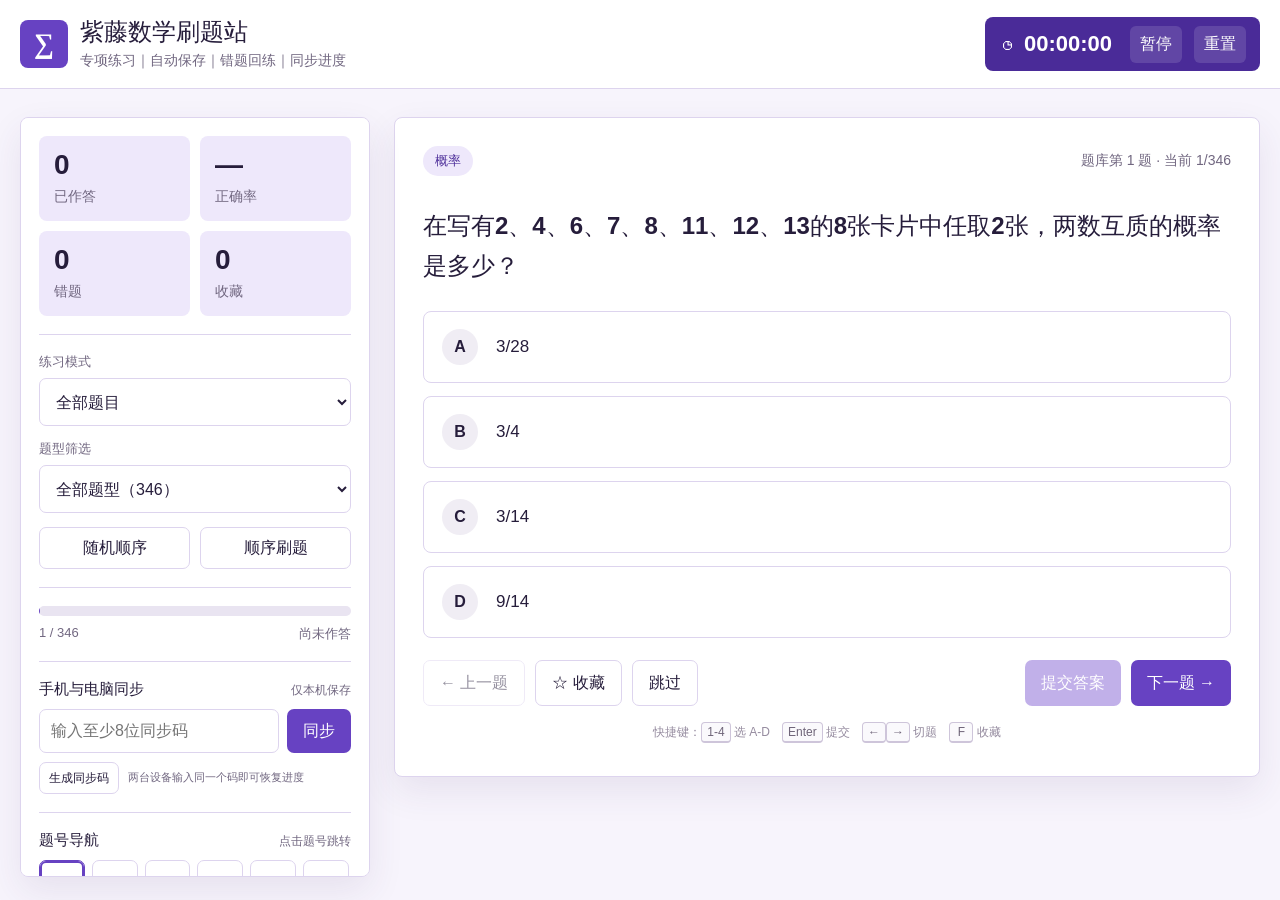
<file: index.html>
<!doctype html>
<html lang="zh-CN">
  <head>
    <meta charset="UTF-8" />
    <meta name="viewport" content="width=device-width, initial-scale=1, viewport-fit=cover" />
    <meta name="theme-color" content="#5f3bbf" />
    <meta name="description" content="308道数学专项练习，支持逐题解析、错题回练、计时、保留进度和跨设备同步。" />
    <meta http-equiv="Content-Security-Policy" content="default-src 'self'; connect-src 'self' https://awvmsvxzsphxfzluunwh.supabase.co; img-src 'self' data:; style-src 'self'; script-src 'self'; manifest-src 'self';" />
    <title>紫藤数学刷题站</title>
    <link rel="manifest" href="./manifest.webmanifest" />
    <link rel="apple-touch-icon" href="./icons/icon-192.png" />
    <link rel="icon" href="./icons/icon.svg" type="image/svg+xml" />
    <link rel="stylesheet" href="./styles.css" />
  </head>
  <body>
    <header class="topbar">
      <div class="topbar-inner">
        <a class="brand" href="./" aria-label="紫藤数学刷题站首页">
          <span class="brand-mark" aria-hidden="true">∑</span>
          <span>
            <strong>紫藤数学刷题站</strong>
            <small>专项练习｜自动保存｜错题回练｜同步进度</small>
          </span>
        </a>

        <div class="header-actions">
          <div class="timer" aria-label="答题计时器">
            <span aria-hidden="true">◷</span>
            <strong id="timer">00:00:00</strong>
            <button id="timerToggle" type="button">暂停</button>
            <button id="timerReset" type="button">重置</button>
          </div>
          <button id="mobilePanelToggle" class="mobile-panel-toggle" type="button" aria-controls="sidebar" aria-expanded="false">题目与同步</button>
        </div>
      </div>
    </header>

    <main class="workspace">
      <aside id="sidebar" class="sidebar" aria-label="练习设置与题目导航">
        <div class="sidebar-head">
          <strong>练习面板</strong>
          <button id="closeSidebar" type="button" aria-label="关闭练习面板">×</button>
        </div>

        <section class="stats-grid" aria-label="练习统计">
          <div class="stat"><strong id="statDone">0</strong><span>已作答</span></div>
          <div class="stat"><strong id="statAccuracy">—</strong><span>正确率</span></div>
          <div class="stat"><strong id="statWrong">0</strong><span>错题</span></div>
          <div class="stat"><strong id="statFavorite">0</strong><span>收藏</span></div>
        </section>

        <section class="control-section">
          <label for="modeSelect">练习模式</label>
          <select id="modeSelect">
            <option value="all">全部题目</option>
            <option value="todo">待完成</option>
            <option value="wrong">错题回练</option>
            <option value="favorite">收藏题目</option>
          </select>

          <label for="topicSelect">题型筛选</label>
          <select id="topicSelect"><option value="ALL">全部题型</option></select>

          <div class="order-actions">
            <button id="shuffleButton" type="button">随机顺序</button>
            <button id="resetOrderButton" type="button">顺序刷题</button>
          </div>
        </section>

        <section class="progress-section" aria-label="当前练习进度">
          <div class="progress-track"><span id="progressBar"></span></div>
          <div class="progress-line"><span id="progressText">1 / 308</span><span id="saveTime">尚未作答</span></div>
        </section>

        <section class="sync-section" aria-labelledby="syncTitle">
          <div class="section-title"><strong id="syncTitle">手机与电脑同步</strong><span id="syncStatus">仅本机保存</span></div>
          <div class="sync-row">
            <input id="syncCode" type="text" maxlength="64" placeholder="输入至少8位同步码" autocomplete="off" aria-label="同步码" />
            <button id="syncButton" type="button">同步</button>
          </div>
          <div class="sync-tools">
            <button id="generateSyncCode" type="button">生成同步码</button>
            <span>两台设备输入同一个码即可恢复进度</span>
          </div>
        </section>

        <section class="navigator-section" aria-labelledby="navigatorTitle">
          <div class="section-title"><strong id="navigatorTitle">题号导航</strong><span>点击题号跳转</span></div>
          <div id="questionGrid" class="question-grid"></div>
          <div class="legend"><span><i class="done"></i>已完成</span><span><i class="wrong"></i>错题</span><span><i class="current"></i>当前</span></div>
        </section>

        <section class="data-section" aria-labelledby="dataTitle">
          <div class="section-title"><strong id="dataTitle">数据管理</strong><span>同步码会保留</span></div>
          <button id="clearAllButton" class="danger-button" type="button">清除所有刷题数据</button>
          <p>将清空答题记录、错题、收藏、当前位置和计时，并同步到其他设备。</p>
        </section>
      </aside>

      <div id="sidebarBackdrop" class="sidebar-backdrop" aria-hidden="true"></div>

      <section class="quiz-column" aria-live="polite">
        <article id="questionCard" class="question-card">
          <div class="question-top">
            <div class="badges"><span id="topicBadge" class="badge">数学专项</span></div>
            <span id="questionNumber" class="question-number">题库第 1 题 · 当前 1/308</span>
          </div>

          <h1 id="questionText" class="question-text"></h1>
          <div id="options" class="options" role="radiogroup" aria-label="答案选项"></div>

          <section id="resultPanel" class="result-panel is-hidden" aria-live="polite">
            <div id="resultSummary" class="result-summary"></div>
            <div class="analysis">
              <strong>答案解析</strong>
              <p id="analysisText"></p>
            </div>
          </section>

          <div class="question-actions">
            <button id="prevButton" class="secondary-button" type="button">← 上一题</button>
            <button id="favoriteButton" class="secondary-button" type="button">☆ 收藏</button>
            <button id="retryButton" class="secondary-button" type="button">跳过</button>
            <span class="action-spacer"></span>
            <button id="submitButton" class="submit-button" type="button" disabled>提交答案</button>
            <button id="nextButton" class="primary-button" type="button">下一题 →</button>
          </div>

          <div class="keyboard-hint">快捷键：<kbd>1-4</kbd> 选 A-D　<kbd>Enter</kbd> 提交　<kbd>←</kbd><kbd>→</kbd> 切题　<kbd>F</kbd> 收藏</div>
        </article>

        <section id="emptyState" class="empty-state is-hidden">
          <strong>这个筛选条件下暂时没有题目</strong>
          <p>可以切换练习模式或题型筛选继续练习。</p>
          <button id="showAllButton" type="button">查看全部题目</button>
        </section>
      </section>
    </main>

    <nav class="mobile-nav" aria-label="移动端答题导航">
      <button id="mobilePrev" type="button">←<span>上一题</span></button>
      <button id="mobilePanel" type="button">▦<span>题目</span></button>
      <button id="mobileNext" type="button">→<span>下一题</span></button>
    </nav>

    <div id="toast" class="toast" role="status" aria-live="polite"></div>

    <script src="./questions.js"></script>
    <script src="./app.js"></script>
  </body>
</html>
</file>
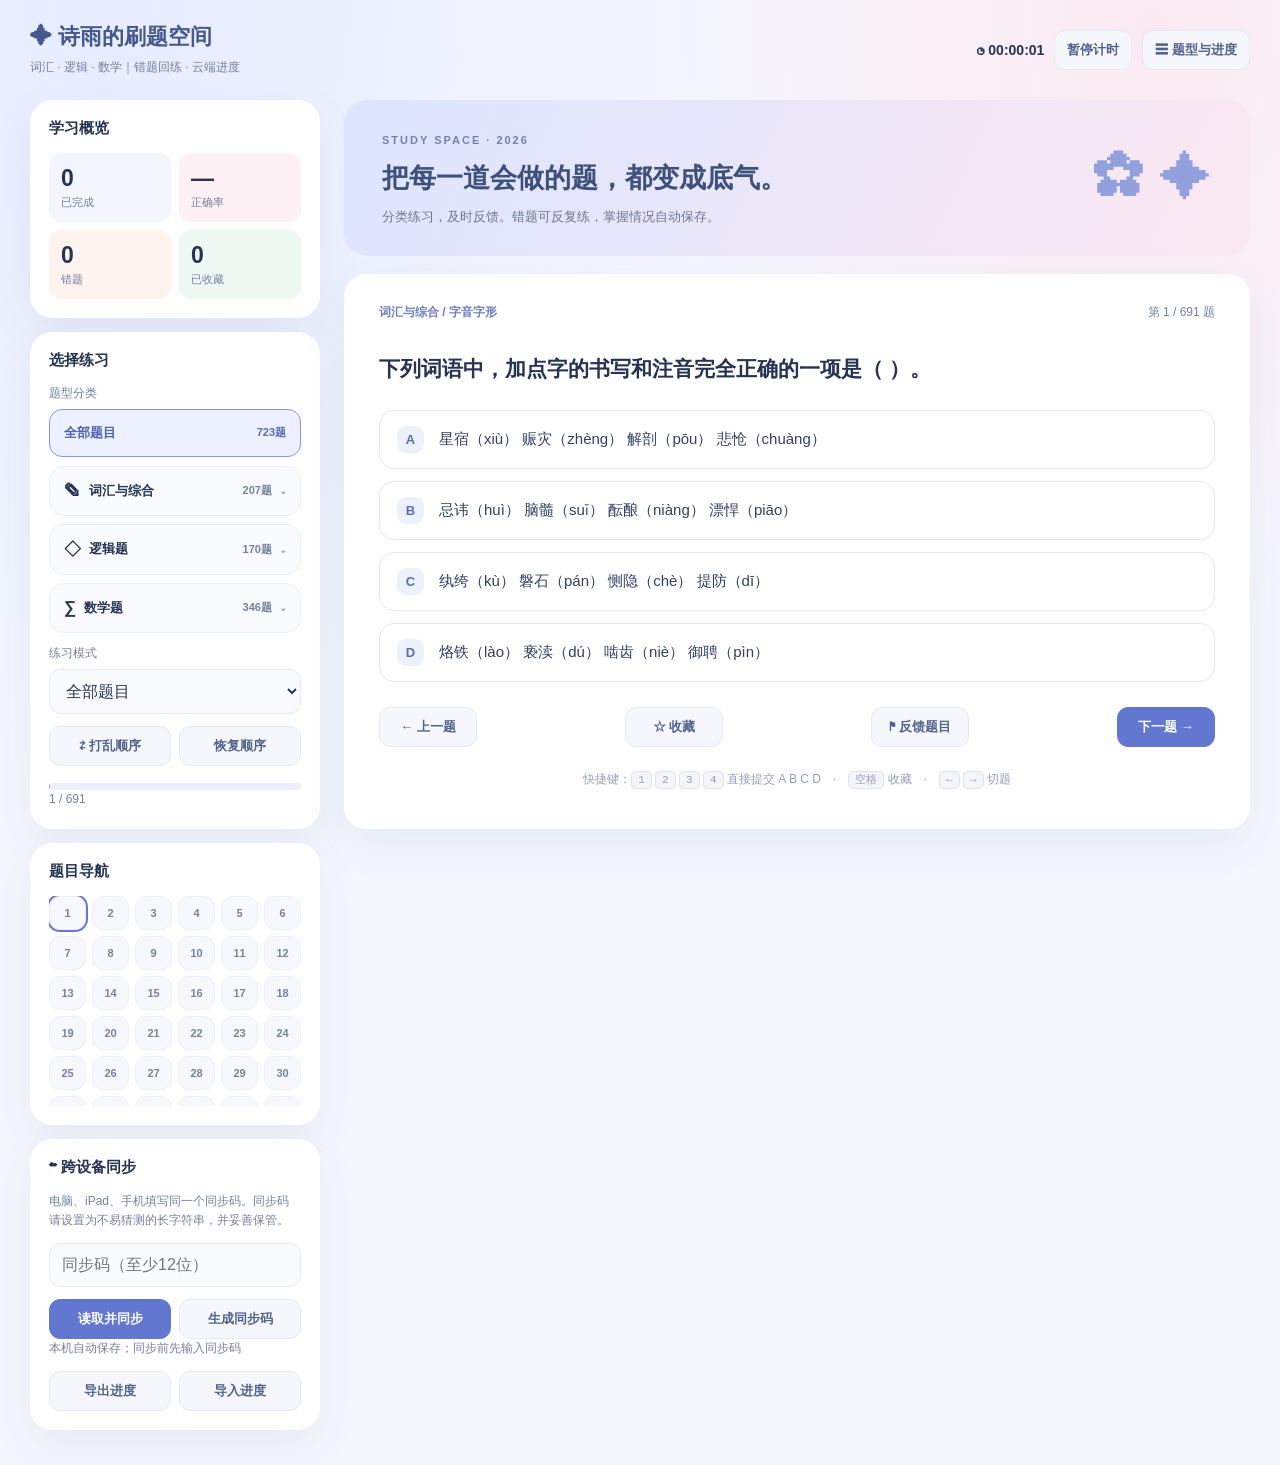
<file: unified/index.html>
<!doctype html><html lang="zh-CN"><head><meta charset="utf-8"><meta name="viewport" content="width=device-width,initial-scale=1,viewport-fit=cover"><meta name="theme-color" content="#7482bd"><title>诗雨 · 综合刷题站</title><link rel="stylesheet" href="./style.css"><script src="./questions.js" defer></script><script src="./app.js" defer></script></head>
<body><header class="top"><div><a class="logo" href="./">✦ 诗雨的刷题空间</a><div class="subtitle">词汇 · 逻辑 · 数学｜错题回练 · 云端进度</div></div><div class="topright"><span id="clock">◷ 00:00:00</span><button id="timerBtn" class="soft">暂停计时</button><button id="togglePanel" class="soft">☰ 题型与进度</button></div></header>
<main class="layout"><aside class="panel" id="panel"><div class="card"><h2>学习概览</h2><div class="stats"><div><b id="done">0</b><small>已完成</small></div><div><b id="accuracy">—</b><small>正确率</small></div><div><b id="wrongs">0</b><small>错题</small></div><div><b id="stars">0</b><small>已收藏</small></div></div></div>
<div class="card"><h2>选择练习</h2><label>题型分类</label><div class="category-picker"><button type="button" id="categoryAll" class="category-all">全部题目 <span id="totalCount">685题</span></button><div id="categoryTree" class="category-tree" aria-label="按大类展开小题型"></div></div><label>练习模式</label><select id="mode"><option value="all">全部题目</option><option value="new">未做题目</option><option value="wrong">错题回练</option><option value="favorite">我的收藏</option><option value="flagged">待核验题目</option></select><div class="buttonrow"><button id="shuffle" class="soft">⇄ 打乱顺序</button><button id="resetOrder" class="soft">恢复顺序</button></div><div class="progress"><div id="progressbar"></div></div><div id="progresslabel" class="muted">0 / 0</div></div>
<div class="card"><h2>题目导航</h2><div id="palette" class="palette"></div></div>
<div class="card"><h2>☁ 跨设备同步</h2><p class="muted">电脑、iPad、手机填写同一个同步码。同步码请设置为不易猜测的长字符串，并妥善保管。</p><input id="syncCode" placeholder="同步码（至少12位）" autocomplete="off" /><div class="buttonrow"><button id="sync" class="mainbtn">读取并同步</button><button id="generate" class="soft">生成同步码</button></div><div id="syncStatus" class="muted">本机自动保存；同步前先输入同步码</div><div class="buttonrow"><button id="export" class="soft">导出进度</button><button id="import" class="soft">导入进度</button></div><input type="file" id="importFile" accept="application/json" hidden></div></aside>
<section class="main"><div class="hero"><div><span class="eyebrow">STUDY SPACE · 2026</span><h1>把每一道会做的题，都变成底气。</h1><p>分类练习，及时反馈。错题可反复练，掌握情况自动保存。</p></div><div class="heroicons">✿ ✦</div></div><div class="question card"><div class="questiontop"><div id="crumb" class="crumb"></div><span id="counter" class="muted"></span></div><div id="questionContent"></div><div class="nav"><button id="prev" class="soft">← 上一题</button><button id="favorite" class="soft">☆ 收藏</button><button id="flag" class="soft">⚑ 反馈题目</button><button id="next" class="mainbtn">下一题 →</button></div><p class="hint">快捷键：<kbd>1</kbd> <kbd>2</kbd> <kbd>3</kbd> <kbd>4</kbd> 直接提交 A B C D　·　<kbd>空格</kbd> 收藏　·　<kbd>←</kbd> <kbd>→</kbd> 切题</p></div></section></main><div id="toast" role="status"></div></body></html>
</file>
<file: styles.css>
:root {
  --ink: #261d3b;
  --muted: #716780;
  --purple: #6742c2;
  --purple-dark: #4a2b98;
  --purple-soft: #eee8fb;
  --purple-pale: #f8f5ff;
  --line: #ddd4ee;
  --white: #ffffff;
  --green: #267a58;
  --green-soft: #e9f7ef;
  --red: #b84e68;
  --red-soft: #fff0f3;
  --shadow: 0 14px 36px rgba(61, 39, 105, 0.09);
  font-family: -apple-system, BlinkMacSystemFont, "Segoe UI", "PingFang SC", "Hiragino Sans GB", "Microsoft YaHei", sans-serif;
  color: var(--ink);
  background: #f7f4fc;
  font-synthesis: none;
}

* { box-sizing: border-box; }
html { min-height: 100%; }
body { margin: 0; min-height: 100vh; background: #f7f4fc; color: var(--ink); }
button, input, select { font: inherit; }
button, select { cursor: pointer; }
button:disabled { cursor: not-allowed; opacity: 0.48; }

.topbar {
  position: sticky;
  top: 0;
  z-index: 20;
  background: rgba(255, 255, 255, 0.96);
  border-bottom: 1px solid var(--line);
  backdrop-filter: blur(12px);
}
.topbar-inner {
  width: min(1520px, calc(100% - 40px));
  min-height: 88px;
  margin: 0 auto;
  display: flex;
  align-items: center;
  justify-content: space-between;
  gap: 28px;
}
.brand { min-width: 0; display: flex; align-items: center; gap: 12px; color: inherit; text-decoration: none; }
.brand-mark {
  width: 48px;
  height: 48px;
  display: grid;
  place-items: center;
  flex: 0 0 auto;
  border-radius: 8px;
  color: #fff;
  background: var(--purple);
  font: 700 28px/1 Georgia, serif;
}
.brand strong { display: block; font-size: 24px; line-height: 1.2; }
.brand small { display: block; margin-top: 5px; color: var(--muted); font-size: 14px; }
.header-actions { display: flex; align-items: center; gap: 12px; }
.timer {
  min-height: 54px;
  display: flex;
  align-items: center;
  gap: 12px;
  padding: 0 14px 0 18px;
  border-radius: 8px;
  background: var(--purple-dark);
  color: #fff;
}
.timer > span { font-size: 18px; }
.timer strong { min-width: 94px; font-size: 22px; font-variant-numeric: tabular-nums; }
.timer button { padding: 8px 10px; border: 0; border-radius: 6px; background: rgba(255, 255, 255, 0.13); color: #fff; }
.mobile-panel-toggle { display: none; }

.workspace {
  width: min(1520px, calc(100% - 40px));
  margin: 28px auto 72px;
  display: grid;
  grid-template-columns: 350px minmax(0, 1fr);
  gap: 24px;
  align-items: start;
}
.sidebar, .question-card, .empty-state {
  border: 1px solid var(--line);
  border-radius: 8px;
  background: var(--white);
  box-shadow: var(--shadow);
}
.sidebar {
  position: sticky;
  top: 116px;
  max-height: calc(100vh - 140px);
  padding: 18px;
  overflow-y: auto;
  scrollbar-width: thin;
  scrollbar-color: #c8b8e8 transparent;
}
.sidebar-head { display: none; }
.stats-grid { display: grid; grid-template-columns: 1fr 1fr; gap: 10px; }
.stat { min-height: 82px; padding: 15px; border-radius: 8px; background: var(--purple-soft); }
.stat strong { display: block; font-size: 28px; line-height: 1; font-variant-numeric: tabular-nums; }
.stat span { display: block; margin-top: 9px; color: var(--muted); font-size: 14px; }

.control-section, .progress-section, .sync-section, .navigator-section, .data-section {
  margin-top: 18px;
  padding-top: 18px;
  border-top: 1px solid var(--line);
}
.control-section label { display: block; margin: 0 0 7px; color: var(--muted); font-size: 13px; font-weight: 600; }
.control-section select {
  width: 100%;
  height: 48px;
  margin-bottom: 14px;
  padding: 0 12px;
  border: 1px solid var(--line);
  border-radius: 7px;
  background: #fff;
  color: var(--ink);
}
.order-actions { display: grid; grid-template-columns: 1fr 1fr; gap: 10px; }
.order-actions button, .sync-tools button {
  min-height: 42px;
  border: 1px solid var(--line);
  border-radius: 7px;
  background: #fff;
  color: var(--ink);
}
.progress-track { height: 10px; overflow: hidden; border-radius: 99px; background: #e9e4f1; }
.progress-track span { display: block; width: 0; height: 100%; background: var(--purple); transition: width 0.25s ease; }
.progress-line { display: flex; justify-content: space-between; gap: 10px; margin-top: 9px; color: var(--muted); font-size: 13px; }
.section-title { display: flex; align-items: baseline; justify-content: space-between; gap: 10px; margin-bottom: 10px; }
.section-title strong { font-size: 15px; }
.section-title span { color: var(--muted); font-size: 12px; text-align: right; }
.sync-row { display: grid; grid-template-columns: minmax(0, 1fr) auto; gap: 8px; }
.sync-row input {
  min-width: 0;
  height: 44px;
  padding: 0 11px;
  border: 1px solid var(--line);
  border-radius: 7px;
  color: var(--ink);
  outline: none;
}
.sync-row input:focus { border-color: var(--purple); box-shadow: 0 0 0 3px var(--purple-soft); }
.sync-row button { padding: 0 16px; border: 0; border-radius: 7px; background: var(--purple); color: #fff; font-weight: 700; }
.sync-tools { display: flex; align-items: center; gap: 9px; margin-top: 9px; }
.sync-tools button { min-height: 32px; padding: 0 9px; font-size: 12px; }
.sync-tools span { color: var(--muted); font-size: 11px; line-height: 1.4; }

.question-grid {
  display: grid;
  grid-template-columns: repeat(6, minmax(0, 1fr));
  gap: 7px;
  max-height: 290px;
  overflow-y: auto;
  padding-right: 2px;
}
.question-grid button {
  aspect-ratio: 1;
  min-width: 0;
  padding: 0;
  border: 1px solid var(--line);
  border-radius: 7px;
  background: #fff;
  color: var(--ink);
  font-size: 12px;
  font-variant-numeric: tabular-nums;
}
.question-grid button.is-done { background: var(--purple-soft); border-color: #c9b6ec; }
.question-grid button.is-wrong { background: var(--red-soft); border-color: #e9b4c0; color: var(--red); }
.question-grid button.is-current { box-shadow: inset 0 0 0 2px var(--purple); border-color: var(--purple); font-weight: 800; }
.legend { display: flex; flex-wrap: wrap; gap: 12px; margin-top: 11px; color: var(--muted); font-size: 11px; }
.legend span { display: inline-flex; align-items: center; gap: 5px; }
.legend i { width: 10px; height: 10px; border-radius: 3px; border: 1px solid var(--line); }
.legend i.done { background: var(--purple-soft); border-color: #c9b6ec; }
.legend i.wrong { background: var(--red-soft); border-color: #e9b4c0; }
.legend i.current { box-shadow: inset 0 0 0 2px var(--purple); border-color: var(--purple); }
.danger-button {
  width: 100%;
  min-height: 44px;
  border: 1px solid #d98da0;
  border-radius: 7px;
  background: var(--red-soft);
  color: #9d3951;
  font-weight: 800;
}
.danger-button:hover { background: #ffe3e9; border-color: var(--red); }
.data-section p { margin: 8px 0 0; color: var(--muted); font-size: 11px; line-height: 1.55; }

.quiz-column { min-width: 0; }
.question-card { min-height: 660px; padding: 28px; }
.question-top { display: flex; align-items: center; justify-content: space-between; gap: 16px; }
.badges { display: flex; flex-wrap: wrap; gap: 8px; }
.badge { display: inline-flex; align-items: center; min-height: 30px; padding: 0 12px; border-radius: 99px; background: var(--purple-soft); color: var(--purple-dark); font-size: 13px; font-weight: 700; }
.question-number { color: var(--muted); font-size: 14px; text-align: right; }
.question-text { margin: 30px 0 26px; font-size: 24px; line-height: 1.65; letter-spacing: 0; }
.options { display: grid; gap: 13px; }
.option {
  width: 100%;
  min-height: 72px;
  display: grid;
  grid-template-columns: 42px minmax(0, 1fr) 28px;
  align-items: center;
  gap: 12px;
  padding: 12px 18px;
  border: 1px solid var(--line);
  border-radius: 8px;
  background: #fff;
  color: var(--ink);
  text-align: left;
  transition: border-color 0.15s ease, background 0.15s ease, transform 0.15s ease;
}
.option:hover:not(:disabled) { border-color: #ad94dd; transform: translateY(-1px); }
.option.is-selected { border-color: var(--purple); background: var(--purple-pale); }
.option.is-correct { border-color: #89c7a9; background: var(--green-soft); }
.option.is-wrong { border-color: #dd8fa1; background: var(--red-soft); }
.option-key { width: 36px; height: 36px; display: grid; place-items: center; border-radius: 50%; background: #f0edf4; font-weight: 800; }
.option.is-selected .option-key { background: var(--purple); color: #fff; }
.option.is-correct .option-key { background: var(--green); color: #fff; }
.option.is-wrong .option-key { background: var(--red); color: #fff; }
.option-text { min-width: 0; overflow-wrap: anywhere; font-size: 17px; line-height: 1.5; }
.option-status { text-align: center; font-size: 22px; font-weight: 800; }
.result-panel { margin-top: 22px; border: 1px solid var(--line); border-radius: 8px; overflow: hidden; }
.result-summary { padding: 15px 18px; background: var(--purple-soft); font-weight: 800; }
.result-summary.correct { background: var(--green-soft); color: #176142; }
.result-summary.wrong { background: var(--red-soft); color: #9d3951; }
.analysis { padding: 18px; }
.analysis strong { color: var(--purple-dark); }
.analysis p { margin: 9px 0 0; color: #4f465c; line-height: 1.75; white-space: pre-wrap; }
.question-actions { display: flex; align-items: center; flex-wrap: wrap; gap: 10px; margin-top: 22px; }
.question-actions button { min-height: 46px; padding: 0 16px; border-radius: 7px; font-weight: 700; }
.secondary-button { border: 1px solid var(--line); background: #fff; color: var(--ink); }
.primary-button, .submit-button { border: 0; background: var(--purple); color: #fff; }
.submit-button { background: #805bd3; }
.action-spacer { flex: 1 1 auto; }
.keyboard-hint { margin-top: 16px; color: #958b9f; font-size: 12px; text-align: center; }
kbd { display: inline-block; min-width: 24px; padding: 2px 5px; border: 1px solid #cec5da; border-bottom-width: 2px; border-radius: 4px; background: #faf9fc; font: inherit; color: #6f6579; }
.empty-state { min-height: 420px; display: grid; place-content: center; padding: 30px; text-align: center; }
.empty-state strong { font-size: 22px; }
.empty-state p { color: var(--muted); }
.empty-state button { justify-self: center; min-height: 44px; padding: 0 18px; border: 0; border-radius: 7px; background: var(--purple); color: #fff; }
.toast {
  position: fixed;
  left: 50%;
  bottom: 28px;
  z-index: 60;
  max-width: min(440px, calc(100% - 32px));
  padding: 11px 16px;
  border-radius: 7px;
  background: #2e2540;
  color: #fff;
  opacity: 0;
  transform: translate(-50%, 14px);
  pointer-events: none;
  transition: 0.2s ease;
}
.toast.is-visible { opacity: 1; transform: translate(-50%, 0); }
.is-hidden { display: none !important; }
.mobile-nav, .sidebar-backdrop { display: none; }

@media (max-width: 1080px) {
  .workspace { grid-template-columns: 310px minmax(0, 1fr); }
  .question-card { padding: 24px; }
  .question-text { font-size: 21px; }
  .question-grid { grid-template-columns: repeat(5, minmax(0, 1fr)); }
}

@media (max-width: 820px) {
  body { padding-bottom: calc(72px + env(safe-area-inset-bottom)); }
  .topbar-inner { width: calc(100% - 24px); min-height: 72px; }
  .brand-mark { width: 40px; height: 40px; font-size: 23px; }
  .brand strong { font-size: 17px; }
  .brand small { display: none; }
  .timer { min-height: 44px; gap: 7px; padding: 0 8px 0 11px; }
  .timer > span, .timer button:last-child { display: none; }
  .timer strong { min-width: 76px; font-size: 16px; }
  .timer button { padding: 6px 8px; font-size: 12px; }
  .mobile-panel-toggle { display: none; }
  .workspace { width: calc(100% - 24px); margin: 14px auto 24px; display: block; }
  .sidebar {
    position: fixed;
    top: 0;
    right: 0;
    z-index: 50;
    width: min(390px, 92vw);
    height: 100dvh;
    max-height: none;
    border-radius: 0;
    transform: translateX(105%);
    transition: transform 0.22s ease;
  }
  .sidebar.is-open { transform: translateX(0); }
  .sidebar-head { display: flex; align-items: center; justify-content: space-between; margin-bottom: 14px; }
  .sidebar-head strong { font-size: 18px; }
  .sidebar-head button { width: 38px; height: 38px; border: 0; border-radius: 7px; background: var(--purple-soft); color: var(--purple-dark); font-size: 24px; }
  .sidebar-backdrop { position: fixed; inset: 0; z-index: 40; background: rgba(28, 19, 43, 0.42); }
  .sidebar-backdrop.is-visible { display: block; }
  .question-card { min-height: 0; padding: 18px 16px 22px; }
  .question-top { align-items: flex-start; }
  .question-number { max-width: 54%; font-size: 12px; }
  .question-text { margin: 22px 0 18px; font-size: 19px; line-height: 1.6; }
  .option { min-height: 62px; grid-template-columns: 36px minmax(0, 1fr) 22px; gap: 9px; padding: 10px 12px; }
  .option-key { width: 32px; height: 32px; }
  .option-text { font-size: 16px; }
  .question-actions { display: grid; grid-template-columns: 1fr 1fr; }
  .question-actions .action-spacer { display: none; }
  .question-actions button { min-width: 0; padding: 0 9px; }
  #nextButton { grid-column: 2; }
  .keyboard-hint { display: none; }
  .mobile-nav {
    position: fixed;
    left: 0;
    right: 0;
    bottom: 0;
    z-index: 30;
    min-height: calc(62px + env(safe-area-inset-bottom));
    display: grid;
    grid-template-columns: repeat(3, 1fr);
    padding-bottom: env(safe-area-inset-bottom);
    border-top: 1px solid var(--line);
    background: rgba(255, 255, 255, 0.97);
    backdrop-filter: blur(10px);
  }
  .mobile-nav button { border: 0; background: transparent; color: var(--purple-dark); font-size: 20px; }
  .mobile-nav span { display: block; margin-top: 2px; color: var(--muted); font-size: 10px; }
  .toast { bottom: calc(80px + env(safe-area-inset-bottom)); }
}

@media (max-width: 430px) {
  .topbar-inner { gap: 8px; }
  .brand { gap: 8px; }
  .brand strong { font-size: 15px; }
  .timer { gap: 5px; }
  .timer strong { min-width: 70px; font-size: 14px; }
  .question-actions { grid-template-columns: 1fr 1fr; gap: 8px; }
  .question-actions button { font-size: 13px; }
  .stats-grid { gap: 8px; }
  .stat { min-height: 74px; }
}

@media (prefers-reduced-motion: reduce) {
  *, *::before, *::after { scroll-behavior: auto !important; transition-duration: 0.01ms !important; animation-duration: 0.01ms !important; }
}
</file>
<file: unified/style.css>
:root{--ink:#263454;--sub:#73809e;--bg:#f5f7fd;--blue:#667dd3;--line:#e7eaf5;--pink:#f8d9e8;--shadow:0 16px 46px #314b8312}*{box-sizing:border-box}body{margin:0;background:radial-gradient(ellipse at 8% 0%,#e7ecff 0,transparent 38%),radial-gradient(ellipse at 90% 2%,#fceaf2 0,transparent 30%),var(--bg);color:var(--ink);font-family:Inter,-apple-system,BlinkMacSystemFont,"PingFang SC","Microsoft YaHei",sans-serif}button,select,input{font:inherit}button{cursor:pointer}.top{max-width:1440px;padding:22px 30px;margin:auto;display:flex;justify-content:space-between;align-items:center;gap:18px}.logo{font-size:22px;font-weight:900;text-decoration:none;color:#46598d}.subtitle,.muted{color:var(--sub);font-size:12px;line-height:1.65}.subtitle{margin-top:6px}.topright{display:flex;align-items:center;gap:10px}#clock{font-variant-numeric:tabular-nums;font-weight:700;font-size:14px}.layout{max-width:1440px;margin:0 auto;padding:0 30px 35px;display:grid;grid-template-columns:290px minmax(0,1fr);gap:24px;align-items:start}.panel{display:grid;gap:14px}.card{background:#ffffffef;border:1px solid #fff;border-radius:22px;box-shadow:var(--shadow);padding:22px}.panel .card{padding:18px}.card h2{font-size:15px;margin:0 0 15px;font-weight:800}.stats{display:grid;grid-template-columns:1fr 1fr;gap:8px}.stats div{background:#f3f5ff;border-radius:12px;padding:12px}.stats div:nth-child(2){background:#fdf1f6}.stats div:nth-child(3){background:#fff3f0}.stats div:nth-child(4){background:#eff9f3}.stats b{display:block;font-size:23px}.stats small{font-size:11px;color:var(--sub)}label{display:block;color:var(--sub);font-size:12px;margin:12px 0 7px}select,input{width:100%;padding:12px;border-radius:12px;border:1px solid var(--line);background:#fafbff;color:var(--ink);outline:none}input:focus,select:focus{border-color:var(--blue)}button{border-radius:11px;border:1px solid var(--line);padding:10px 12px;min-height:39px;font-size:13px;font-weight:750}.soft{background:#f6f7fd;color:#51638d}.soft:hover{background:#eef1ff}.mainbtn{background:#6278d0;border-color:#6278d0;color:white}.mainbtn:hover{background:#5068c4}.buttonrow{display:flex;gap:8px;margin-top:12px}.buttonrow>*{flex:1}.progress{height:7px;background:#edf0fa;border-radius:9px;margin-top:17px;overflow:hidden}.progress div{background:#8897ed;height:100%;width:0}.palette{display:grid;grid-template-columns:repeat(6,1fr);gap:6px;max-height:210px;overflow:auto}.palette button{padding:0;min-height:34px;font-size:11px;background:#f7f8fd;color:#7582a0;border-color:#f0f0f7}.palette .done{background:#e6f5ed;color:#22865d}.palette .wrong{background:#ffe8e8;color:#be5364}.palette .active{outline:2px solid #6477d4}.palette .starred:after{content:'★';font-size:8px;color:#b58a23;position:absolute;transform:translate(-4px,-3px)}.hero{padding:30px 38px;background:linear-gradient(115deg,#dce5ff,#fae8f2 95%);border-radius:23px;margin-bottom:18px;display:flex;justify-content:space-between;align-items:center}.eyebrow{font-size:11px;letter-spacing:2px;font-weight:800;color:#6f80ba}.hero h1{font-size:27px;margin:12px 0;color:#3e507c}.hero p{font-size:13px;color:#6c7894;margin:0}.heroicons{font-size:52px;color:#92a1dd;white-space:nowrap}.question{min-height:500px;padding:28px 34px}.questiontop{display:flex;justify-content:space-between;gap:12px;align-items:center}.crumb{font-size:12px;font-weight:800;color:#6d7fc1}.stem{font-size:21px;font-weight:700;line-height:1.85;white-space:pre-wrap;margin:27px 0 22px}.options{display:grid;gap:12px}.option{width:100%;display:flex;gap:15px;align-items:flex-start;text-align:left;padding:15px 17px;background:white;border:1px solid #e4e8f4;border-radius:15px;font-size:15px;font-weight:500;line-height:1.7;color:#314161}.option:hover:not(:disabled){border-color:#95a7e5;background:#f8f9ff}.option .letter{display:inline-grid;place-items:center;width:27px;height:27px;flex:0 0 27px;border-radius:9px;background:#edf1fb;color:#5770b2;font-size:13px;font-weight:900}.option.chosen{border-color:#7285dc;background:#f0f3ff}.option.right{border-color:#68b999;background:#edf9f2}.option.bad{border-color:#e8a0a5;background:#fff1f1}.option:disabled{cursor:default}.result{padding:18px;border-radius:15px;background:#f5f8ff;margin-top:18px;line-height:1.85;font-size:14px;white-space:pre-wrap}.result.good{background:#eef9f2}.result.mistake{background:#fff4f0}.notice{padding:13px;background:#fff7e8;color:#906c20;border-radius:12px;font-size:13px;margin-bottom:15px}.nav{display:flex;justify-content:space-between;gap:10px;margin-top:25px}.nav button{min-width:98px}.hint{text-align:center;font-size:12px;color:#93a0b7;margin-top:24px}kbd{background:#f4f5fa;padding:2px 6px;border:1px solid #dfe3ec;border-radius:5px;font-size:11px}#toast{position:fixed;bottom:24px;left:50%;transform:translateX(-50%);background:#263454;color:white;padding:10px 20px;border-radius:13px;opacity:0;pointer-events:none;transition:opacity .2s;font-size:13px;z-index:40}#toast.show{opacity:1}@media(max-width:950px){.layout{grid-template-columns:1fr}.panel{display:none}.panel.open{display:grid}.hero{padding:24px}.heroicons{display:none}.top,.layout{padding-left:16px;padding-right:16px}.top{flex-wrap:wrap}.question{padding:22px}.stem{font-size:18px}.nav{flex-wrap:wrap}.nav button{flex:1;min-width:40%}}
/* Nested subject navigation: secondary subjects appear only under their parent. */
.category-picker{display:grid;gap:9px}
.category-all,.major-btn{display:flex;width:100%;justify-content:space-between;align-items:center;gap:10px;text-align:left;background:#f8f9fd;border:1px solid var(--line);color:var(--ink);font-weight:750;border-radius:13px;padding:13px 14px;min-height:48px}
.category-all span,.major-count{font-size:11px;font-weight:650;color:var(--sub);white-space:nowrap}
.category-all.is-selected,.major-btn.is-selected{background:#edf1ff;border-color:#8697ea;color:#4c62b2}
.category-all.is-selected span,.major-btn.is-selected .major-count{color:#596fb3}
.category-tree{display:grid;gap:8px}
.major-group{border-radius:15px;background:#fafbff;border:1px solid #edf0f8;overflow:hidden}
.major-btn{border:0;background:transparent;border-radius:14px}
.major-btn:hover,.category-all:hover{background:#f0f3ff}
.major-head{display:flex;align-items:center;gap:8px;min-width:0}
.major-head .major-icon{font-size:17px}
.major-chevron{display:inline-block;margin-left:5px;transition:transform .2s;color:#8593af}
.major-btn[aria-expanded="true"] .major-chevron{transform:rotate(180deg)}
.subcat-list{border-top:1px solid #e8ebf7;max-height:285px;overflow-y:auto;overscroll-behavior:contain;padding:9px;display:grid;gap:4px;background:#fff;scrollbar-width:thin}
.subcat-list[hidden]{display:none}
.subcat-btn{display:flex;justify-content:space-between;gap:6px;width:100%;padding:9px 11px;border:0;border-radius:10px;min-height:35px;color:#65718e;background:transparent;font-weight:520;text-align:left;align-items:center;font-size:12px;line-height:1.5}
.subcat-btn:hover{background:#f3f5ff}
.subcat-btn.is-selected{background:#eaf0ff;color:#5269c0;font-weight:800}
.subcat-count{color:#9ba7c0;font-size:11px;white-space:nowrap}
.subcat-btn.is-selected .subcat-count{color:#677ed2}
</file>
